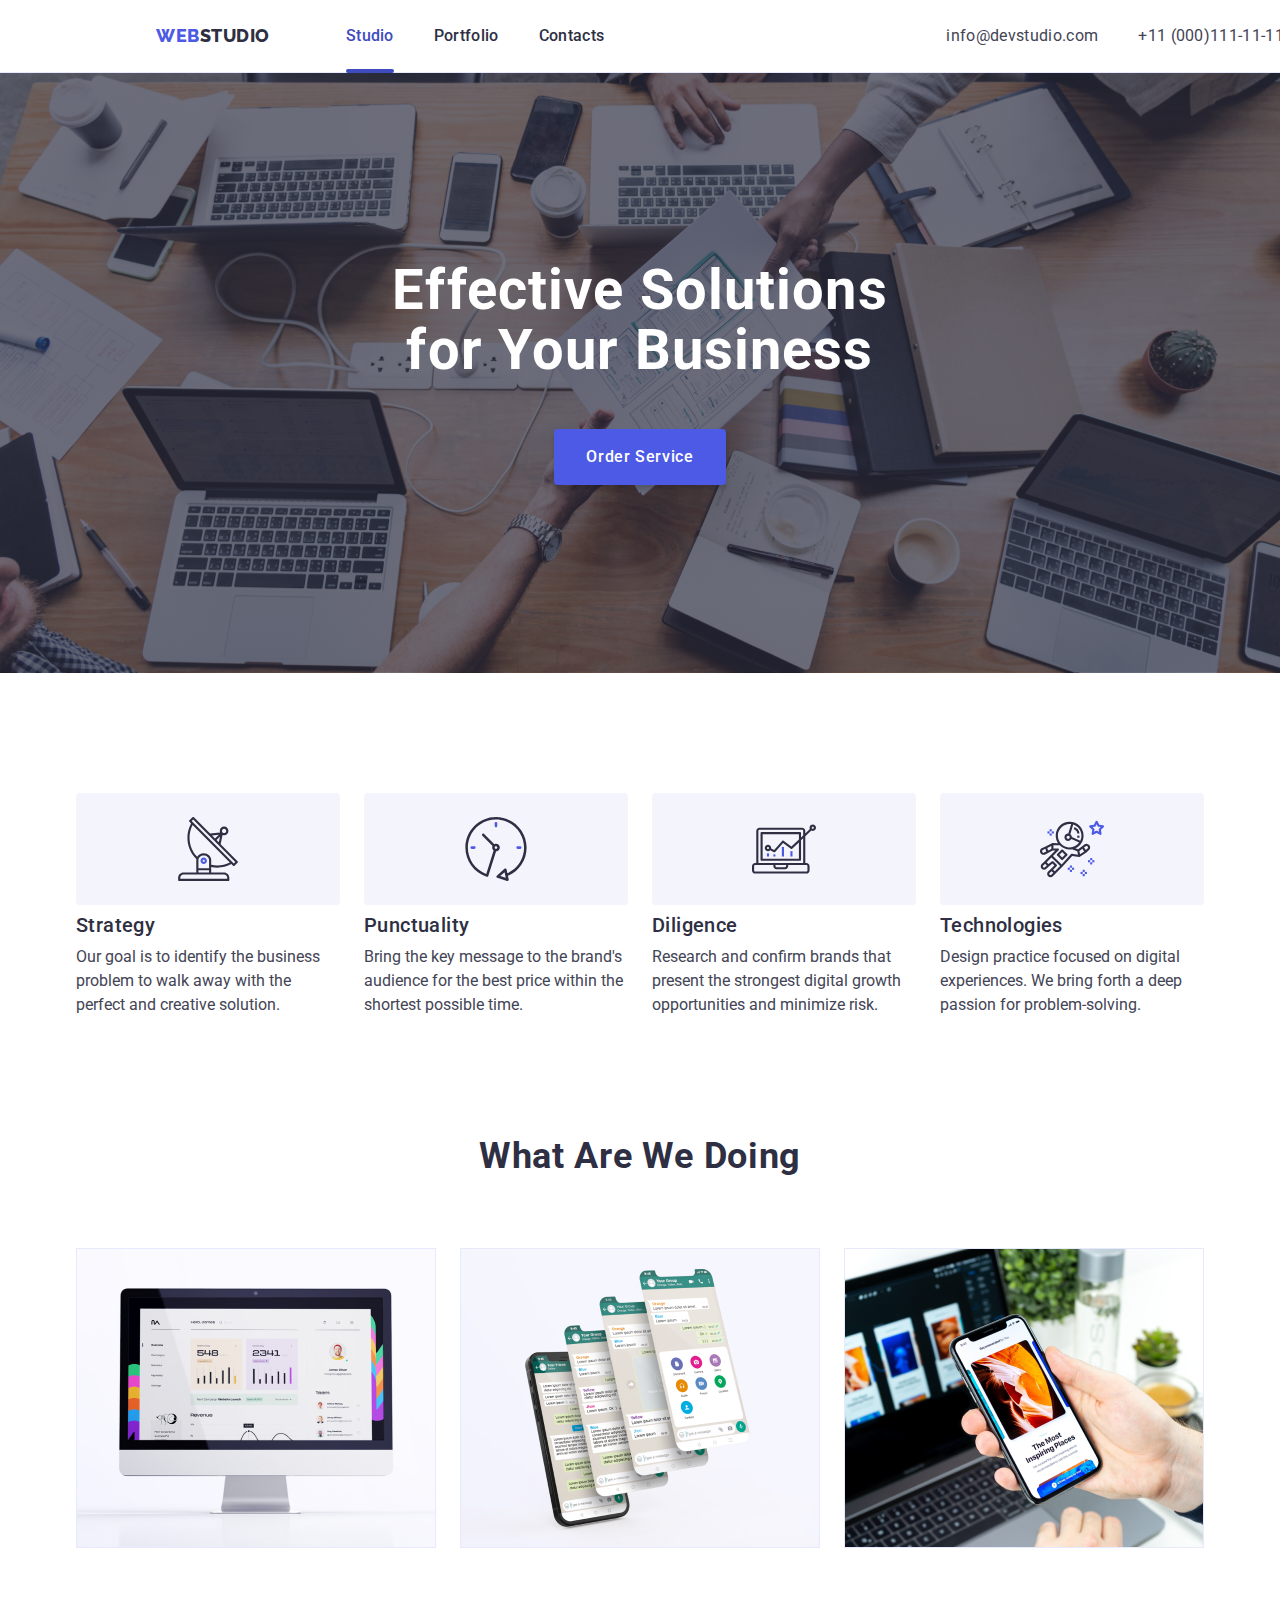
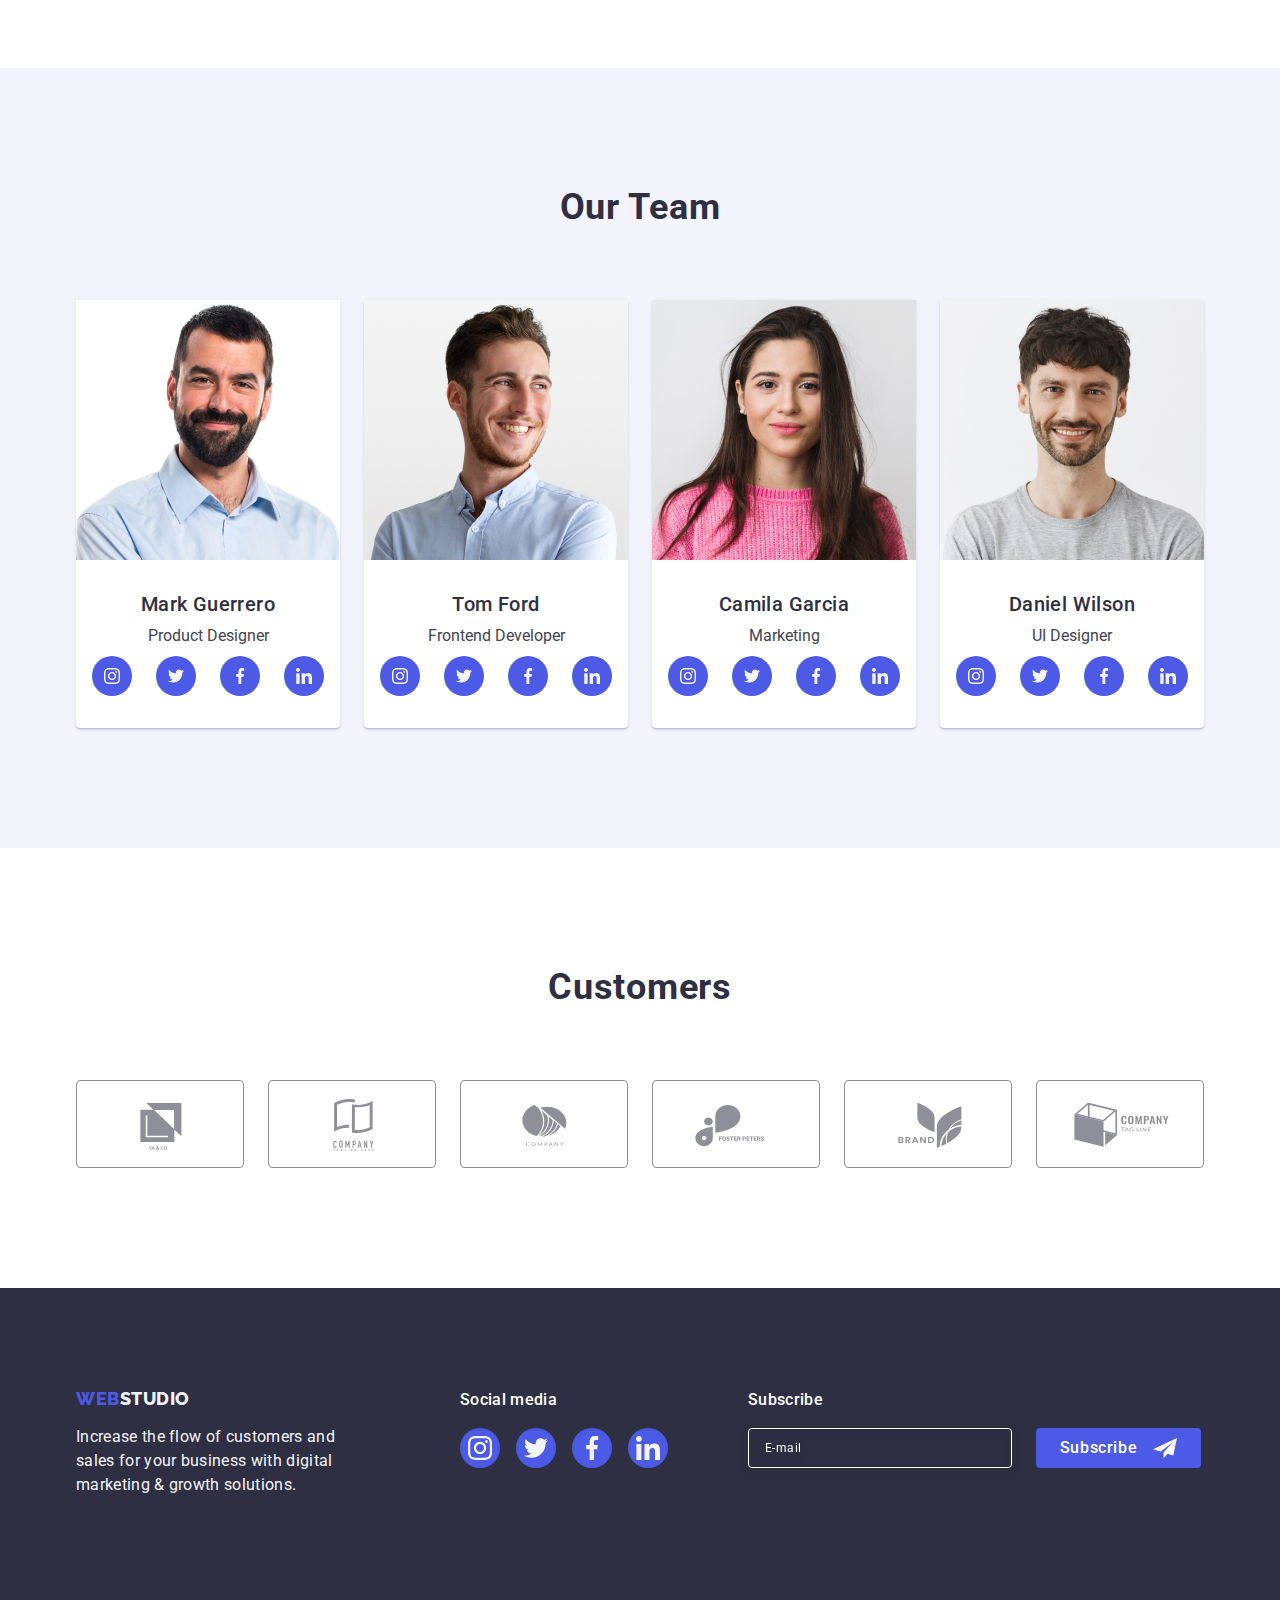
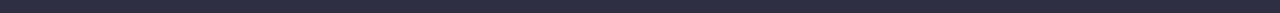
<file: index.html>
<!DOCTYPE html>
<html lang="en">

<head>
    <meta charset="UTF-8">
    <meta http-equiv="X-UA-Compatible" content="IE=edge">
    <meta name="viewport" content="width=device-width, initial-scale=1.0">
    <!-- Raleway800  -->
    <!-- Roboto–400,500,700,900. -->
    <link rel="preconnect" href="https://fonts.googleapis.com">
    <link rel="preconnect" href="https://fonts.gstatic.com" crossorigin>
    <link
        href="https://fonts.googleapis.com/css2?family=Raleway:ital,wght@0,700;0,800;1,400&family=Roboto:wght@400;500;700;900&display=swap"
        rel="stylesheet">
    <link rel="stylesheet" href="https://cdn.jsdelivr.net/npm/modern-normalize@1.1.0/modern-normalize.min.css">
    <link rel="stylesheet" href="./css/styles.css">
    <title>Main Page</title>
</head>

<body>
    <header class="header flex">
        <div class="container flex">
            <nav class="nav flex">
                <a class="logo link" href="./index.html">Web<span class="logo-continuation">Studio</span></a>
                <ul class="nav-items list flex">
                    <li class="nav-item"><a class="nav-link link flex current" href="./index.html">Studio</a></li>
                    <li class="nav-item"><a class="nav-link link flex" href="./portfolio.html">Portfolio</a></li>
                    <li class="nav-item"><a class="nav-link link flex" href="">Contacts</a></li>
                </ul>
            </nav>
            <address class="address list flex mail-box">

                <ul class="addreess-itms flex list mail">
                    <li class="address-item class-mail "><a class="address-link link"
                            href="mailto:info@devstudio.com">info@devstudio.com</a>
                    </li>
                    <li class="address-item"><a class="address-link link" href="tel:+110001111111">+11
                            (000)111-11-11</a>
                    </li>
                </ul>
            </address>
        </div>
    </header>
    <main class="main">
        <section class="hero flex">
            <div class="hero-box container flex">
                <h1 class="hero-header">Effective Solutions
                    for Your Business</h1>
                <button data-modal-open class="order-service " type="button">Order Service</button>
            </div>
        </section>
        <section class="section ">
            <div class="container ">
                <h2 class="hiden-header visually-hidden">Strategy, Punctuality, Diligence, Technologies.</h2>
                <ul class="feature list flex">
                    <li class="feature-item list">
                        <div class="fearure-icon-box flex">
                            <svg class="feature-icon" width="64" height="64">
                                <use href="./images/icons.svg#icon-strategy"></use>
                            </svg>
                        </div>
                        <h3 class="feature-header">Strategy</h3>
                        <p class="feature-paragraf">Our goal is to identify the business problem to walk away with the
                            perfect and creative solution.</p>
                    </li>
                    <li class="feature-item list">
                        <div class="fearure-icon-box flex">
                            <svg class="feature-icon" width="64" height="64">
                                <use href="./images/icons.svg#icon-punctuality"></use>
                            </svg>
                        </div>
                        <h3 class="feature-header">Punctuality</h3>
                        <p class="feature-paragraf">Bring the key message to the brand's audience for the best price
                            within
                            the shortest possible
                            time.</p>
                    </li>
                    <li class="feature-item list">
                        <div class="fearure-icon-box flex">
                            <svg class="feature-icon" width="64" height="64">
                                <use href="./images/icons.svg#icon-diligence"></use>
                            </svg>
                        </div>
                        <h3 class="feature-header">Diligence</h3>
                        <p class="feature-paragraf">Research and confirm brands that present the strongest digital
                            growth
                            opportunities and
                            minimize
                            risk.</p>
                    </li>
                    <li class="feature-item list">
                        <div class="fearure-icon-box flex">
                            <svg class="feature-icon" width="64" height="64">
                                <use href="./images/icons.svg#icon-technologies"></use>
                            </svg>
                        </div>
                        <h3 class="feature-header">Technologies</h3>
                        <p class="feature-paragraf">Design practice focused on digital experiences. We bring forth a
                            deep
                            passion for
                            problem-solving.</p>
                    </li>
                </ul>
            </div>
        </section>
        <section class="works section">
            <div class="container">
                <h2 class="items-header"> What are we doing</h2>
                <ul class="works-item list flex">
                    <li class="we-doing"><img src="./images/computer.jpg" alt="computer" width="360"></li>
                    <li class="we-doing"><img src="./images/smartphones.jpg" alt="smartphones" width="360"></li>
                    <li class="we-doing"><img src="./images/smartphone-in-hand.jpg" alt="smartphone in hend"
                            width="360">
                    </li>
                </ul>
            </div>
        </section>
        <section class="section crew ">
            <div class="crew-box container flex">
                <h2 class="items-header">Our Team</h2>
                <ul class="crew list flex">
                    <li class="crew-item list"><img src="./images/mark.jpg" alt="Marks avatar" width="264">
                        <div class="crew-box-name">
                            <h3 class="crew-name">Mark Guerrero</h3>
                            <p class="crew-spec">Product Designer</p>
                            <ul class="crew-list-icon list flex">
                                <li class="crew-icons">
                                    <a href="" class="icon-link link">
                                        <svg class="crew-icon" width="16" height="16">
                                            <use href="./images/icons.svg#icon-instagram"></use>
                                        </svg>
                                    </a>
                                </li>
                                <li class="crew-icons">
                                    <a href="" class="icon-link link">
                                        <svg class="crew-icon" width="16" height="16">
                                            <use href="./images/icons.svg#icon-twitter"></use>
                                        </svg>
                                    </a>
                                </li>
                                <li class="crew-icons">
                                    <a href="" class="icon-link link">
                                        <svg class="crew-icon" width="16" height="16">
                                            <use href="./images/icons.svg#icon-facebook"></use>
                                        </svg>
                                    </a>
                                </li>
                                <li class="crew-icons">
                                    <a href="" class="icon-link link">
                                        <svg class="crew-icon" width="16" height="16">
                                            <use href="./images/icons.svg#icon-linkedin"></use>
                                        </svg>
                                    </a>
                                </li>
                            </ul>
                        </div>
                    </li>
                    <li class="crew-item list"><img src="./images/tom.jpg" alt="Toms avatar" width="264">
                        <div class="crew-box-name">
                            <h3 class="crew-name">Tom Ford</h3>
                            <p class="crew-spec">Frontend Developer</p>
                            <ul class="crew-list-icon list flex">
                                <li class="crew-icons">
                                    <a href="" class="icon-link link">
                                        <svg class="crew-icon" width="16" height="16">
                                            <use href="./images/icons.svg#icon-instagram"></use>
                                        </svg>
                                    </a>
                                </li>
                                <li class="crew-icons">
                                    <a href="" class="icon-link link">
                                        <svg class="crew-icon" width="16" height="16">
                                            <use href="./images/icons.svg#icon-twitter"></use>
                                        </svg>
                                    </a>
                                </li>
                                <li class="crew-icons">
                                    <a href="" class="icon-link link">
                                        <svg class="crew-icon" width="16" height="16">
                                            <use href="./images/icons.svg#icon-facebook"></use>
                                        </svg>
                                    </a>
                                </li>
                                <li class="crew-icons">
                                    <a href="" class="icon-link link">
                                        <svg class="crew-icon" width="16" height="16">
                                            <use href="./images/icons.svg#icon-linkedin"></use>
                                        </svg>
                                    </a>
                                </li>
                            </ul>
                        </div>
                    </li>
                    <li class="crew-item list"><img src="./images/camila.jpg" alt="Camilas avatar" width="264">
                        <div class="crew-box-name">
                            <h3 class="crew-name">Camila Garcia</h3>
                            <p class="crew-spec">Marketing</p>
                            <ul class="crew-list-icon list flex">
                                <li class="crew-icons">
                                    <a href="" class="icon-link link">
                                        <svg class="crew-icon" width="16" height="16">
                                            <use href="./images/icons.svg#icon-instagram"></use>
                                        </svg>
                                    </a>
                                </li>
                                <li class="crew-icons">
                                    <a href="" class="icon-link link">
                                        <svg class="crew-icon" width="16" height="16">
                                            <use href="./images/icons.svg#icon-twitter"></use>
                                        </svg>
                                    </a>
                                </li>
                                <li class="crew-icons">
                                    <a href="" class="icon-link link">
                                        <svg class="crew-icon" width="16" height="16">
                                            <use href="./images/icons.svg#icon-facebook"></use>
                                        </svg>
                                    </a>
                                </li>
                                <li class="crew-icons">
                                    <a href="" class="icon-link link">
                                        <svg class="crew-icon" width="16" height="16">
                                            <use href="./images/icons.svg#icon-linkedin"></use>
                                        </svg>
                                    </a>
                                </li>
                            </ul>
                        </div>
                    </li>
                    <li class="crew-item list"><img src="./images/daniel.jpg" alt="Daniels avatar" width="264">
                        <div class="crew-box-name">
                            <h3 class="crew-name">Daniel Wilson</h3>
                            <p class="crew-spec">UI Designer</p>
                            <ul class="crew-list-icon list flex">
                                <li class="crew-icons">
                                    <a href="" class="icon-link link">
                                        <svg class="crew-icon" width="16" height="16">
                                            <use href="./images/icons.svg#icon-instagram"></use>
                                        </svg>
                                    </a>
                                </li>
                                <li class="crew-icons">
                                    <a href="" class="icon-link link">
                                        <svg class="crew-icon" width="16" height="16">
                                            <use href="./images/icons.svg#icon-twitter"></use>
                                        </svg>
                                    </a>
                                </li>
                                <li class="crew-icons">
                                    <a href="" class="icon-link link">
                                        <svg class="crew-icon" width="16" height="16">
                                            <use href="./images/icons.svg#icon-facebook"></use>
                                        </svg>
                                    </a>
                                </li>
                                <li class="crew-icons">
                                    <a href="" class="icon-link link">
                                        <svg class="crew-icon" width="16" height="16">
                                            <use href="./images/icons.svg#icon-linkedin"></use>
                                        </svg>
                                    </a>
                                </li>
                            </ul>
                        </div>
                    </li>
                </ul>
            </div>
        </section>
        <section class="section">
            <div class="customers container">
                <h2 class="items-header">Customers</h2>
                <ul class="customers-items list flex">
                    <li class="customers-item"><a href="" class="link-customers link">
                            <svg class="costumer-svg" width="104" height="56">
                                <use href="./images/icons.svg#icon-logo1"></use>
                            </svg>
                        </a></li>
                    <li class="customers-item"><a href="" class="link-customers link"><svg class="costumer-svg"
                                width="104" height="56">
                                <use href="./images/icons.svg#icon-logo2"></use>
                            </svg></a></li>
                    <li class="customers-item"><a href="" class="link-customers link"><svg class="costumer-svg"
                                width="104" height="56">
                                <use href="./images/icons.svg#icon-logo3"></use>
                            </svg></a></li>
                    <li class="customers-item"><a href="" class="link-customers link"><svg class="costumer-svg"
                                width="104" height="56">
                                <use href="./images/icons.svg#icon-logo4"></use>
                            </svg></a></li>
                    <li class="customers-item"><a href="" class="link-customers link"><svg class="costumer-svg"
                                width="104" height="56">
                                <use href="./images/icons.svg#icon-logo5"></use>
                            </svg></a></li>
                    <li class="customers-item"><a href="" class="link-customers link"><svg class="costumer-svg"
                                width="104" height="56">
                                <use href="./images/icons.svg#icon-logo6"></use>
                            </svg></a></li>
                </ul>
            </div>
        </section>

    </main>
    <footer class="footer flex">
        <div class="footer-box container">
            <div class="footer-logo-box"><a class="footer-link logo link" href="./index.html">Web<span
                        class="logo-continuation white">Studio</span></a>
                <p class="footer-text">Increase the flow of customers and sales for your business with digital
                    marketing &
                    growth
                    solutions.</p>
            </div>
            <div class="footer-icon-box">
                <p class="footer-text social">Social media</p>
                <ul class="footer-list-icon list flex">
                    <li class="footer-icons">
                        <a href="" class="footer-icon-link link">
                            <svg class="footer-icon" width="24" height="24">
                                <use href="./images/icons.svg#icon-instagram"></use>
                            </svg>
                        </a>
                    </li>
                    <li class="footer-icons">
                        <a href="" class="footer-icon-link link">
                            <svg class="footer-icon" width="24" height="24">
                                <use href="./images/icons.svg#icon-twitter"></use>
                            </svg>
                        </a>
                    </li>
                    <li class="footer-icons">
                        <a href="" class="footer-icon-link link">
                            <svg class="footer-icon" width="24" height="24">
                                <use href="./images/icons.svg#icon-facebook"></use>
                            </svg>
                        </a>
                    </li>
                    <li class="footer-icons">
                        <a href="" class="footer-icon-link link">
                            <svg class="footer-icon" width="24" height="24">
                                <use href="./images/icons.svg#icon-linkedin"></use>
                            </svg>
                        </a>
                    </li>
                </ul>
            </div>
            <div class="footer-form-box">
                <p class="subscribe-text">Subscribe</p>
                <form class="footer-form">
                    <label for="user-email-subscribe" class="footer-form-label">
                        <input id="user-email-subscribe" type="email" class="footer-form-input"
                            name="user-email-subscribe" placeholder="E-mail">
                    </label>
                    <button class="footer-btn-sub flex" type="submit">Subscribe
                        <svg class="footer-form-svg" width="24" height="24">
                            <use class="footer-form-img" href="./images/icons.svg#icon-subscribe"></use>
                        </svg>
                    </button>
                </form>
            </div>
        </div>
    </footer>
    <div class="backdrop is-hidden" data-modal>
        <div class="modal-window">
            <button class="btn-close flex" type="button" data-modal-close>
                <svg class="icon-btn-close" width="8" height="8">
                    <use href="./images/icons.svg#icon-btn-close"></use>
                </svg>
            </button>
            <p class="modal-title">Leave your contacts and we will call you back</p>
            <form class="modal-form">
                <!-- 111111111 -->
                <div class="modal-input-box">
                    <label for="user-name" class="modal-form-field">Name</label>
                    <div class="input-img-box">
                        <input class="modal-form-input" id="user-name" type="text" name="user-name"
                            pattern="[a-zA-Zа-яА-ЯіІїЇ]+" minlength="2" required>
                        <svg class="input-svg" width="18" height="24">
                            <use href="./images/icons.svg#icon-person"></use>
                        </svg>
                    </div>
                </div>
                <!-- 2222222222 -->
                <div class="modal-input-box">
                    <label for="user-phone" class="modal-form-field">Phone</label>
                    <div class="input-img-box">
                        <input class="modal-form-input" id="user-phone" type="tel" name="user-tel"
                            pattern="[0-9]{3}[0-9]{3}[0-9]{2}[0-9]{2}" title="xxx-xxx-xx-xx" required>
                        <svg class="input-svg" width="18" height="24">
                            <use href="./images/icons.svg#icon-phone"></use>
                        </svg>
                    </div>
                </div>
                <!-- 33333333333 -->
                <div class="modal-input-box">
                    <label for="user-email" class="modal-form-field">Email</label>
                    <div class="input-img-box">
                        <input class="modal-form-input" id="user-email" type="email" name="user-email" required>
                        <svg class="input-svg" width="18" height="24">
                            <use href="./images/icons.svg#icon-email"></use>
                        </svg>
                    </div>
                </div>
                <!-- 444444444444 -->
                <div class="modal-teextarea-box">
                    <label for="user-comment" class="modal-form-field">Comment</label>
                    <textarea class="modal-textarea" id="user-comment" name="user-comment"
                        placeholder="Text input"></textarea>
                </div>
                <div class="checkbox-box">
                    <input class="modal-checkbox visually-hidden" id="user-privacy" type="checkbox" name="user-privacy"
                        value="true">
                    <label class="modal-polycy-text" for="user-privacy">
                        <span class="fake-checkbox">
                            <svg class="checkbox-img" width="10" height="8">
                                <use href="./images/icons.svg#icon-checkbox"></use>
                            </svg>
                        </span>I accept the terms and conditions of the
                        &nbsp;<a class="checkbox-link" href="">Privacy Policy</a></label>
                </div>
                <button class="modal-btn-send" type="submit">Send</button>
            </form>
        </div>
    </div>
    <script src="./js/modal.js"></script>
</body>

</html>
</file>
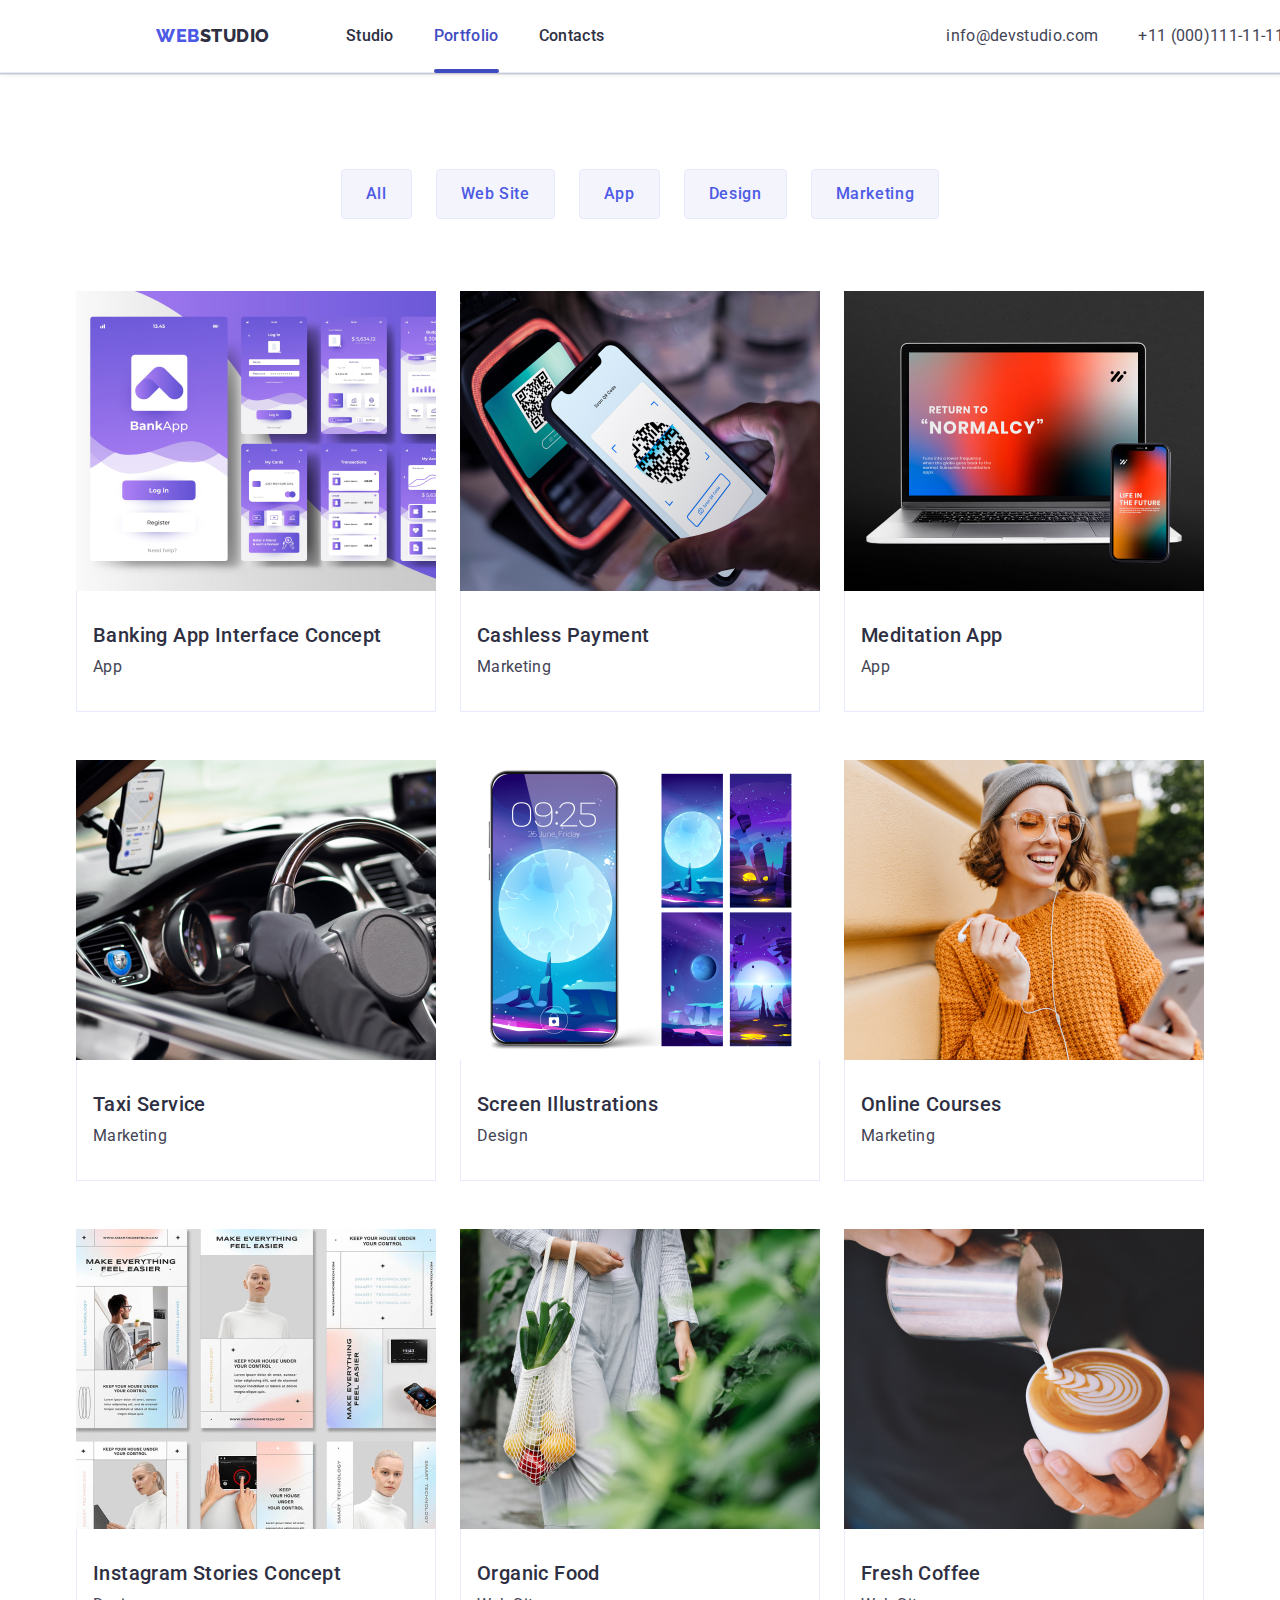
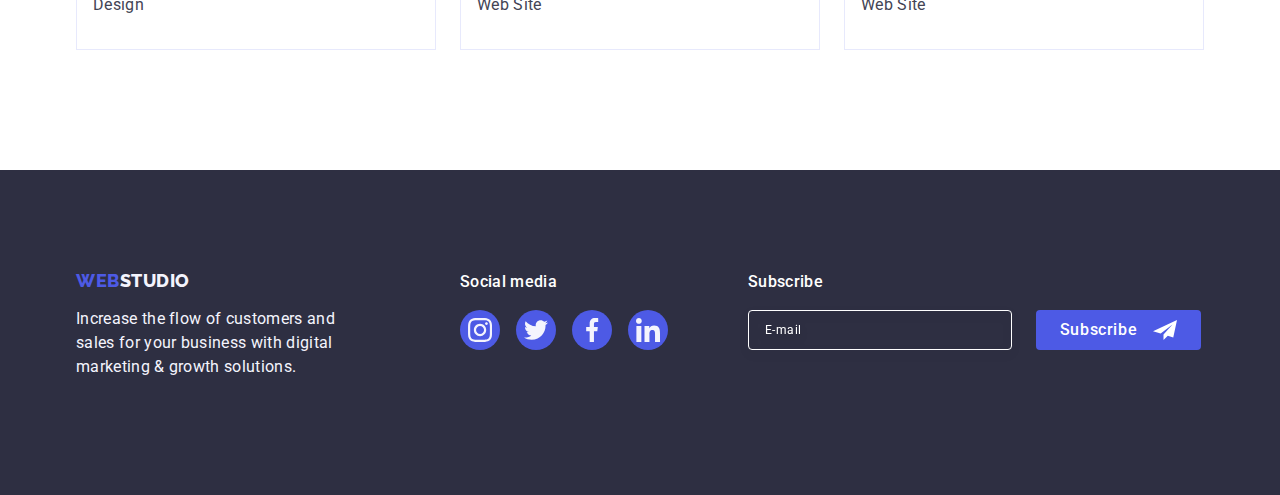
<file: portfolio.html>
<!DOCTYPE html>
<html lang="en">

<head>
    <meta charset="UTF-8">
    <meta http-equiv="X-UA-Compatible" content="IE=edge">
    <meta name="viewport" content="width=device-width, initial-scale=1.0">
    <!-- Raleway  -->
    <!-- Roboto400,500,700,900. -->
    <link rel="preconnect" href="https://fonts.googleapis.com">
    <link rel="preconnect" href="https://fonts.gstatic.com" crossorigin>
    <link
        href="https://fonts.googleapis.com/css2?family=Raleway:ital,wght@0,700;0,800;1,400&family=Roboto:wght@400;500;700;900&display=swap"
        rel="stylesheet">
    <link rel="stylesheet" href="https://cdn.jsdelivr.net/npm/modern-normalize@1.1.0/modern-normalize.min.css">
    <link rel="stylesheet" href="./css/styles.css">
    <title>portfolio</title>
</head>

<body>
    <header class="header flex">
        <div class="container flex">
            <nav class="nav flex">
                <a class="logo link" href="./index.html">Web<span class="logo-continuation">Studio</span></a>
                <ul class="nav-items list flex">
                    <li class="nav-item"><a class="nav-link link flex" href="./index.html">Studio</a></li>
                    <li class="nav-item"><a class="nav-link link flex current" href="./portfolio.html">Portfolio</a>
                    </li>
                    <li class="nav-item"><a class="nav-link link flex" href="">Contacts</a></li>
                </ul>
            </nav>
            <address class="address list flex mail-box">

                <ul class="addreess-itms flex list mail">
                    <li class="address-item class-mail "><a class="address-link link mail"
                            href="mailto:info@devstudio.com">info@devstudio.com</a>
                    </li>
                    <li class="address-item"><a class="address-link link" href="tel:+110001111111">+11
                            (000)111-11-11</a>
                    </li>
                </ul>
            </address>
        </div>
    </header>
    <main>
        <section class="section-portfolio flex">
            <div class="container filter flex">
                <h1 class="visually-hidden">Web Site, App, Design, Marketing</h1>
                <ul class="filter-battons list flex">
                    <li class="filter-btn"><button class="batton-clasik" type="button">All</button></li>
                    <li class="filter-btn"><button class="batton-clasik" type="button">Web Site</button>
                    </li>
                    <li class="filter-btn"><button class="batton-clasik" type="button">App</button></li>
                    <li class="filter-btn"><button class="batton-clasik" type="button">Design</button></li>
                    <li class="filter-btn"><button class="batton-clasik" type="button">Marketing</button>
                    </li>
                </ul>
                <ul class="filter-items list flex">
                    <li class="filter-item">
                        <a class="filter-link link" href="">
                            <div class="filter-overlay flex"><img src="./images/banking-app.jpg"
                                    alt="Banking App Interface Concept" width="360" height="300">
                                <p class="paragraf-overlay">14 Stylish and User-Friendly App Design Concepts · Task
                                    Manager App · Calorie Tracker
                                    App · Exotic Fruit
                                    Ecommerce App ·
                                    Cloud Storage App</p>
                            </div>
                            <div class="filter-item-box">
                                <h2 class="servises-name">Banking App Interface Concept</h2>
                                <p class="servises-paragraf">App</p>
                            </div>
                        </a>

                    </li>
                    <li class="filter-item"><a class="filter-link link" href="">
                            <div class="filter-overlay flex"><img src="./images/payment.jpg" alt="Cashless Payment"
                                    width="360" height="300">
                                <p class="paragraf-overlay">14 Stylish and User-Friendly App Design Concepts · Task
                                    Manager App · Calorie Tracker
                                    App · Exotic Fruit
                                    Ecommerce App ·
                                    Cloud Storage App</p>
                            </div>
                            <div class="filter-item-box">
                                <h2 class="servises-name">Cashless Payment</h2>
                                <p class="servises-paragraf">Marketing</p>
                            </div>
                        </a>

                    </li>
                    <li class="filter-item"><a class="filter-link link" href="">
                            <div class="filter-overlay flex"><img src="./images/meditation-app.jpg" alt="Meditation App"
                                    width="360" height="300">
                                <p class="paragraf-overlay">14 Stylish and User-Friendly App Design Concepts · Task
                                    Manager App · Calorie Tracker
                                    App · Exotic Fruit
                                    Ecommerce App ·
                                    Cloud Storage App</p>
                            </div>

                            <div class="filter-item-box">
                                <h2 class="servises-name">Meditation App</h2>
                                <p class="servises-paragraf">App</p>
                            </div>
                        </a>

                    </li>
                    <li class="filter-item"><a class="filter-link link" href="">
                            <div class="filter-overlay flex"><img src="./images/taxi-service.jpg" alt="Taxi Service"
                                    width="360" height="300">
                                <p class="paragraf-overlay">14 Stylish and User-Friendly App Design Concepts · Task
                                    Manager App · Calorie Tracker
                                    App · Exotic Fruit
                                    Ecommerce App ·
                                    Cloud Storage App</p>
                            </div>
                            <div class="filter-item-box">
                                <h2 class="servises-name">Taxi Service</h2>
                                <p class="servises-paragraf">Marketing</p>
                            </div>
                        </a>

                    </li>
                    <li class="filter-item"> <a class="filter-link link" href="">
                            <div class="filter-overlay flex"><img src="./images/screen-illustrations.jpg"
                                    alt="Screen Illustrations" width="360" height="300">
                                <p class="paragraf-overlay">14 Stylish and User-Friendly App Design Concepts · Task
                                    Manager App · Calorie Tracker
                                    App · Exotic Fruit
                                    Ecommerce App ·
                                    Cloud Storage App</p>
                            </div>
                            <div class="filter-item-box">
                                <h2 class="servises-name">Screen Illustrations</h2>
                                <p class="servises-paragraf">Design</p>
                            </div>
                        </a>

                    </li>
                    <li class="filter-item"> <a class="filter-link link" href="">
                            <div class="filter-overlay flex"><img src="./images/online-courses.jpg" alt="Online Courses"
                                    width="360" height="300">
                                <p class="paragraf-overlay">14 Stylish and User-Friendly App Design Concepts · Task
                                    Manager App · Calorie Tracker
                                    App · Exotic Fruit
                                    Ecommerce App ·
                                    Cloud Storage App</p>
                            </div>
                            <div class="filter-item-box">
                                <h2 class="servises-name">Online Courses</h2>
                                <p class="servises-paragraf">Marketing</p>
                            </div>
                        </a>

                    </li>
                    <li class="filter-item"> <a class="filter-link link" href="">
                            <div class="filter-overlay flex"><img src="./images/instagram-stories.jpg"
                                    alt="Instagram Stories Concept" width="360" height="300">
                                <p class="paragraf-overlay">14 Stylish and User-Friendly App Design Concepts · Task
                                    Manager App · Calorie Tracker
                                    App · Exotic Fruit
                                    Ecommerce App ·
                                    Cloud Storage App</p>
                            </div>
                            <div class="filter-item-box">
                                <h2 class="servises-name">Instagram Stories Concept</h2>
                                <p class="servises-paragraf">Design</p>
                            </div>
                        </a>

                    </li>
                    <li class="filter-item"> <a class="filter-link link" href="">
                            <div class="filter-overlay flex"><img src="./images/organic-food.jpg" alt="Organic Food"
                                    width="360" height="300">
                                <p class="paragraf-overlay">14 Stylish and User-Friendly App Design Concepts · Task
                                    Manager App · Calorie Tracker
                                    App · Exotic Fruit
                                    Ecommerce App ·
                                    Cloud Storage App</p>
                            </div>
                            <div class="filter-item-box">
                                <h2 class="servises-name">Organic Food</h2>
                                <p class="servises-paragraf">Web Site</p>
                            </div>
                        </a>

                    </li>
                    <li class="filter-item"> <a class="filter-link link" href="">
                            <div class="filter-overlay flex"><img src="./images/fresh-coffee.jpg" alt="Fresh Coffee"
                                    width="360" height="300">
                                <p class="paragraf-overlay">14 Stylish and User-Friendly App Design Concepts · Task
                                    Manager App · Calorie Tracker
                                    App · Exotic Fruit
                                    Ecommerce App ·
                                    Cloud Storage App</p>
                            </div>
                            <div class="filter-item-box">
                                <h2 class="servises-name">Fresh Coffee</h2>
                                <p class="servises-paragraf">Web Site</p>
                            </div>
                        </a>
                    </li>
                </ul>
            </div>
        </section>
    </main>
    <footer class="footer flex">
        <div class="footer-box container">
            <div class="footer-logo-box"><a class="footer-link logo link" href="./index.html">Web<span
                        class="logo-continuation white">Studio</span></a>
                <p class="footer-text">Increase the flow of customers and sales for your business with digital
                    marketing &
                    growth
                    solutions.</p>
            </div>
            <div class="footer-icon-box">
                <p class="footer-text social">Social media</p>
                <ul class="footer-list-icon list flex">
                    <li class="footer-icons">
                        <a href="" class="footer-icon-link link">
                            <svg class="footer-icon" width="24" height="24">
                                <use href="./images/icons.svg#icon-instagram"></use>
                            </svg>
                        </a>
                    </li>
                    <li class="footer-icons">
                        <a href="" class="footer-icon-link link">
                            <svg class="footer-icon" width="24" height="24">
                                <use href="./images/icons.svg#icon-twitter"></use>
                            </svg>
                        </a>
                    </li>
                    <li class="footer-icons">
                        <a href="" class="footer-icon-link link">
                            <svg class="footer-icon" width="24" height="24">
                                <use href="./images/icons.svg#icon-facebook"></use>
                            </svg>
                        </a>
                    </li>
                    <li class="footer-icons">
                        <a href="" class="footer-icon-link link">
                            <svg class="footer-icon" width="24" height="24">
                                <use href="./images/icons.svg#icon-linkedin"></use>
                            </svg>
                        </a>
                    </li>
                </ul>
            </div>
            <div class="footer-form-box">
                <p class="subscribe-text">Subscribe</p>
                <form class="footer-form">
                    <label for="user-email-subscribe" class="footer-form-label">
                        <input id="user-email-subscribe" type="email" class="footer-form-input"
                            name="user-email-subscribe" placeholder="E-mail">
                    </label>
                    <button class="footer-btn-sub flex" type="submit">Subscribe
                        <svg class="footer-form-svg" width="24" height="24">
                            <use class="footer-form-img" href="./images/icons.svg#icon-subscribe"></use>
                        </svg>
                    </button>
                </form>
            </div>
        </div>
    </footer>
</body>

</html>
</file>
<file: css/styles.css>
/* ✅✅✅ 🛑🛑🛑🛑🛑🛑☝🏾DEFAULT☝🏾🛑🛑🛑🛑🛑🛑 */
h1,
h2,
h3,
p {
    margin-top: 0;
    margin-bottom: 0;
}

ul,
li {

    margin-top: 0;
    margin-bottom: 0;
    padding-left: 0;
}

img {
    display: block;
}


:root {
    --black: #000000;
    --modal-background: #FCFCFC;
    --background: #e5e5e5;
    --background-white: #FFFFFF;
    --background-seecon: #2E2F42;
    --background-primary: #F4F4FD;
    --iris: #4D5AE5;
    --slate: #434455;
    --CORNFLOWER: #E7E9FC;
    --hover: #404BBF;
    --LIGHTSLATE: #8E8F99;
    --green: #31D0AA;
    --hover-style: 250ms cubic-bezier(0.4, 0, 0.2, 1);
}

.list {
    list-style-type: none;
}

.link {
    text-decoration: none;
}

.flex {
    display: flex;
    align-items: center;


}

body {
    font-family: 'Roboto', sans-serif;
    font-weight: 400;
    font-size: 16px;
    line-height: 1.5;
    color: var(--slate);
    background-color: var(--background-white);
}

.visually-hidden {
    position: absolute;
    width: 1px;
    height: 1px;
    margin: -1px;
    border: 0;
    padding: 0;
    white-space: nowrap;
    clip-path: inset(100%);
    clip: rect(0 0 0 0);
    overflow: hidden;
}

/* ❌❌❌ 🛑🛑🛑☝🏾DEFAULT☝🏾🛑🛑🛑 */


/* ✅✅✅ ⭕️⭕️⭕️⭕️ NAVIGATION ⭕️⭕️⭕️⭕️ */

.section {
    padding-bottom: 120px;
    padding-top: 120px;
}

.container {
    width: 1158px;
    margin-left: auto;
    margin-right: auto;
    padding-left: 15px;
    padding-right: 15px;
}

.header {
    /* padding-top: 24px;
    padding-bottom: 24px; */
    width: 1440px;
    margin-left: auto;
    margin-right: auto;
    border-bottom: 1px solid #E7E9FC;
    box-shadow: 0px 2px 1px rgba(46, 47, 66, 0.08), 0px 1px 1px rgba(46, 47, 66, 0.16), 0px 1px 6px rgba(46, 47, 66, 0.08);


}

.logo {
    font-family: 'Raleway', sans-serif;
    font-weight: 800;
    font-size: 18px;
    line-height: 1.17;
    letter-spacing: 0.03em;
    text-transform: uppercase;
    color: var(--iris);
    margin-right: 76px;
}

.logo-continuation {
    font-family: 'Raleway', sans-serif;
    font-style: normal;
    font-weight: 800;
    font-size: 18px;
    line-height: 1.17;
    letter-spacing: 0.03em;
    text-transform: uppercase;
    color: var(--background-seecon);
}

.nav-item:not(:last-child) {
    margin-right: 40px;
}

.nav-link {

    position: relative;
    font-family: 'Roboto', sans-serif;
    font-weight: 500;
    font-size: 16px;
    line-height: 1.5;
    letter-spacing: 0.02em;
    color: var(--background-seecon);
    padding-top: 24px;
    padding-bottom: 24px;
    transition: color 250ms cubic-bezier(0.4, 0, 0.2, 1);
    ;
}

.nav-link.current {
    color: var(--hover);
}

.nav-link.current:after {
    content: "";
    position: absolute;
    bottom: -1px;
    left: 0;
    width: 100%;
    height: 4px;
    border-radius: 2px;
    background-color: var(--hover);
}


.nav-link:hover,
.nav-link:focus {
    color: var(--hover);
}

.address-item:not(:last-child) {
    margin-right: 40px;
}

.mail-box {
    margin-left: auto;
}

.address-link {
    font-family: 'Roboto', sans-serif;
    font-style: normal;
    font-weight: 400;
    font-size: 16px;
    line-height: 1.5;
    letter-spacing: 0.02em;
    color: var(--slate);
    transition: color 250ms cubic-bezier(0.4, 0, 0.2, 1);
}

.address-link:hover,
.address-link:focus {
    color: var(--hover);
}

/* ❌❌❌ ⭕️⭕️ NAVIGATION ⭕️⭕️ */


/* ✅✅✅ 🦸‍♂️🦸‍♂️🦸‍♂️🦸‍♂️🦸‍♂️🦸‍♂️ HERO 🦸‍♂️🦸‍♂️🦸‍♂️🦸‍♂️🦸‍♂️🦸‍♂️ */


.hero {
    flex-direction: column;
    padding: 188px 0 188px;
    background-size: 1440px 600px, 1440px 600px;
    background-image: linear-gradient(rgba(46, 47, 66, 0.7), rgba(46, 47, 66, 0.7)), url(../images/background/heroback.jpg);
    background-repeat: no-repeat, no-repeat;
    background-position: center, center;
    background-size: cover;
    max-width: 1440px;
    margin: 0 auto;
}

.hero-box {
    flex-direction: column;
}

.hero-header {
    font-family: 'Roboto', sans-serif;
    font-size: 56px;
    line-height: 1.07;
    text-align: center;
    max-width: 496px;
    letter-spacing: 0.02em;
    color: var(--background-white);
}

.order-service {
    background-color: var(--iris);
    font-family: 'Roboto', sans-serif;
    font-weight: 500;
    font-size: 16px;
    line-height: 1.5;
    min-width: 169px;
    color: var(--background-white);
    box-shadow: 0px 4px 4px rgba(0, 0, 0, 0.15);
    letter-spacing: 0.04em;
    cursor: pointer;
    margin-top: 48px;
    padding: 16px 32px;
    border: none;
    border-radius: 4px;
    transition: background-color 250ms cubic-bezier(0.4, 0, 0.2, 1);


}

.order-service:hover,
.order-service:focus {
    background-color: var(--hover);
}

/* ❌❌❌ 🦸‍♂️🦸‍♂️🦸‍♂️ HERO 🦸‍♂️🦸‍♂️🦸‍♂️ */


/* ✅✅✅ 🪢🪢🪢🪢🪢🪢 FEATURE 🪢🪢🪢🪢🪢🪢 */

.fix-margin {
    padding-bottom: 0;
}

.feature {
    font-size: 0;
    padding-top: 0;
}

.feature-item {
    font-size: 1rem;
    flex-basis: 264px;

}

.feature-item:not(:last-child) {
    margin-right: 24px;
}

.feature-header {
    font-weight: 500;
    font-size: 20px;
    line-height: 1.2;
    letter-spacing: 0.02em;
    color: var(--background-seecon);
    margin-bottom: 8px;
}

/* ❌❌❌ 🪢🪢🪢 FEATURE 🪢🪢🪢 */


/* ✅✅✅ 💥💥💥💥💥💥💥💥💥💥💥💥💥💥 WORKS 💥💥💥💥💥💥💥💥💥💥💥💥💥💥 */

.works {
    padding-top: 0;
}

.works-item {
    justify-content: center;
}

.works-item:first-child {
    flex-basis: calc((100% - 3 * 16px) / 3)
}

.we-doing:not(:last-child) {
    margin-right: 24px;
}

.items-header {

    font-family: 'Roboto', sans-serif;
    font-size: 36px;
    line-height: 1.1;
    text-align: center;
    letter-spacing: 0.02em;
    text-transform: capitalize;
    color: var(--background-seecon);
    margin-bottom: 72px;
}

/* ❌❌❌ 💥💥💥 WORKS 💥💥💥 */


/* ✅✅✅ 🧝‍♂️🧝‍♂️🧝‍♂️🧝‍♂️🧝‍♂️🧝‍♂️ CREW 🧝‍♂️🧝‍♂️🧝‍♂️🧝‍♂️🧝‍♂️🧝‍♂️ */
.section.crew {
    background-color: var(--background-primary);
}

.crew-box {
    flex-direction: column;

}

.crew-name {
    font-family: 'Roboto', sans-serif;
    font-weight: 500;
    font-size: 20px;
    line-height: 1.2;
    letter-spacing: 0.02em;
    text-align: center;
    color: var(--background-seecon);
    margin-bottom: 8px
}

.crew-item:not(:last-child) {
    margin-right: 24px;
}

.crew-item {
    background-color: var(--background-white);
    border-radius: 0px 0px 4px 4px;
    box-shadow: 0px 1px 6px rgba(46, 47, 66, 0.08), 0px 1px 1px rgba(46, 47, 66, 0.16), 0px 2px 1px rgba(46, 47, 66, 0.08);
}

.crew-box-name {
    padding: 32px 0;
}

.crew-spec {
    text-align: center;
    margin-bottom: 8px;
}

/* ❌❌❌ 🧝‍♂️🧝‍♂️🧝‍♂️ CREW 🧝‍♂️🧝‍♂️🧝‍♂️ */


/* ✅✅✅ 🔥🔥🔥🔥🔥🔥 FOOTER 🔥🔥🔥🔥🔥🔥 */

.footer-link {
    display: inline-block;
    margin-bottom: 16px;
}

.footer {
    padding-top: 100px;
    padding-bottom: 100px;
    background-color: var(--background-seecon);
}

.white {
    color: var(--background-primary);
}

.footer-text {
    max-width: 264px;
    font-weight: 400;
    font-size: 16px;
    line-height: 1.5;
    letter-spacing: 0.02em;
    color: var(--background-primary);
    margin-bottom: 16px;
}

.footer-text.social {
    font-weight: 500;
    color: var(--background-white)
}

.footer-box {
    display: flex;
    align-items: baseline;
}

.footer-logo-box {
    margin-right: 120px;
}

.footer-icon-box {
    padding-top: 0;
    margin-right: 80px;
}

.footer-icon-link {
    display: flex;
    justify-content: center;
    align-items: center;
    width: 40px;
    height: 40px;
    border-radius: 50%;
    background-color: var(--iris);
    transition: background-color 250ms cubic-bezier(0.4, 0, 0.2, 1);

}

.footer-icon-link:hover,
.footer-icon-link:focus {
    background-color: var(--green);
}

.footer-list-icon {
    gap: 16px;
}

.footer-icon {
    fill: var(--background-primary);
}

.footer-form-box {}

.subscribe-text {
    margin-bottom: 16px;
    font-weight: 500;
    font-size: 16px;
    line-height: 1.5;
    letter-spacing: 0.02em;
    color: var(--background-white);
}

.footer-form {
    display: flex;
}

.footer-form-label {
    margin-right: 24px;
}

.footer-form-input {
    width: 264px;
    height: 40px;
    filter: drop-shadow(0px 4px 4px rgba(0, 0, 0, 0.15));
    border-radius: 4px;
    background-color: transparent;
    padding-left: 16px;
    font-size: 12px;
    line-height: 1.5;
    display: flex;
    align-items: center;
    letter-spacing: 0.04em;
    color: var(--background-white);
    border: 1px solid #ffffff
}

.footer-form-input::placeholder {
    color: var(--background-white);
}

.footer-btn-sub {
    justify-content: center;
    min-width: 165px;
    height: 40px;
    cursor: pointer;
    font-family: 'Roboto', sans-serif;
    font-style: normal;
    font-weight: 500;
    font-size: 16px;
    line-height: 1.5;
    letter-spacing: 0.04em;
    color: var(--background-white);
    background-color: var(--iris);
    border-radius: 4px;
    border: none;
}

.footer-btn-sub:is(:hover, :focus) {
    background-color: var(--hover);
}

.footer-form-svg {
    margin-left: 16px;
    fill: var(--background-white);
}

/* ❌❌❌ 🔥🔥🔥 FOOTER 🔥🔥🔥 */


/* ✅✅✅ 🥩🥩🥩🥩🥩🥩PORTFOLIO 🥩🥩🥩🥩🥩🥩 */

.batton-clasik {
    font-family: 'Roboto', sans-serif;
    font-style: normal;
    font-weight: 500;
    font-size: 16px;
    line-height: 1.5;
    display: flex;
    align-items: center;
    text-align: center;
    letter-spacing: 0.04em;
    cursor: pointer;
    color: var(--iris);
    border: 1px solid var(--CORNFLOWER);
    border-radius: 4px;
    padding: 12px 24px 12px 24px;
    background-color: var(--background-primary);
    transition: background-color 250ms cubic-bezier(0.4, 0, 0.2, 1), color 250ms cubic-bezier(0.4, 0, 0.2, 1), border-color 250ms cubic-bezier(0.4, 0, 0.2, 1), box-shadow 250ms cubic-bezier(0.4, 0, 0.2, 1);
}

.batton-clasik:hover,
.batton-clasik:focus {
    background-color: var(--hover);
    color: var(--background-white);
    border: 1px solid;
    border-color: transparent;
    box-shadow: 0px 3px 1px rgba(0, 0, 0, 0.1), 0px 2px 1px rgba(0, 0, 0, 0.08), 0px 2px 2px rgba(0, 0, 0, 0.12);
}

.filter-btn:not(:last-child) {
    margin-right: 24px;
}

.servises-name {
    font-family: 'Roboto', sans-serif;
    font-weight: 500;
    font-size: 20px;
    line-height: 1.2;
    letter-spacing: 0.02em;
    margin-bottom: 8px;
    /* NAVY BLUE */
    color: var(--background-seecon);
}

.servises-paragraf {
    font-family: 'Roboto', sans-serif;
    font-style: normal;
    font-weight: 400;
    font-size: 16px;
    line-height: 24px;
    letter-spacing: 0.02em;
    color: var(--slate);
    color: var(--slate);
}

.section-portfolio {
    padding-top: 96px;
    padding-bottom: 120px;
}

.filter {
    flex-direction: column;
}

.filter-battons {
    flex-direction: row;
    margin-bottom: 72px;
    border: none;
    justify-content: center;
}

.filter-items {
    flex-wrap: wrap;
    align-items: center;
    column-gap: 24px;
    row-gap: 48px;
}

.filter-item {
    width: 360;
}

.filter-item-box {

    padding: 32px 16px;
    border-left: 1px solid #E7E9FC;
    border-right: 1px solid #E7E9FC;
    border-bottom: 1px solid #E7E9FC;
    transition: border-left 250ms cubic-bezier(0.4, 0, 0.2, 1), border-right 250ms cubic-bezier(0.4, 0, 0.2, 1), border-bottom 250ms cubic-bezier(0.4, 0, 0.2, 1);
}

.filter-item-box:hover,
.filter-item-box:focus {
    border-left: 1px solid var(--background-primary);
    border-right: 1px solid var(--background-primary);
    border-bottom: 1px solid var(--background-primary);
}

.filter-link {
    display: block;
    transition: box-shadow 250ms cubic-bezier(0.4, 0, 0.2, 1);
}

.filter-link:hover,
.filter-link:focus {
    box-shadow: 0px 1px 6px rgba(46, 47, 66, 0.08),
        0px 1px 1px rgba(46, 47, 66, 0.16),
        0px 2px 1px rgba(46, 47, 66, 0.08);
}

/* ❌❌❌ 🥩🥩🥩 PORTFOLIO 🥩🥩🥩 */


/** ✅✅✅ 🍔🍔🍔🍔🍔🍔 ICON 🍔🍔🍔🍔🍔🍔 **/

.fearure-icon-box {
    justify-content: center;
    align-items: center;
    width: 264px;
    height: 112px;
    background-color: var(--background-primary);
    border-radius: 4px;
    margin-bottom: 8px;
}

.crew-list-icon {
    justify-content: center;
    gap: 24px;
}

.crew-icons {
    display: flex;

}

.icon-link {
    display: flex;
    justify-content: center;
    align-items: center;
    width: 40px;
    height: 40px;
    border-radius: 50%;
    background-color: var(--iris);
    transition: background-color 250ms cubic-bezier(0.4, 0, 0.2, 1);

}

.icon-link:hover,
.icon-link:focus {
    background-color: var(--hover);
}

.crew-icon {
    fill: var(--background-primary);
}

/** ❌❌❌ 🍔🍔🍔 ICON 🍔🍔🍔 **/


/* ✅✅✅ 🎹🎹🎹🎹🎹🎹 CUSTOMERS 🎹🎹🎹🎹🎹🎹 */

.customers-items {
    justify-content: center;
    gap: 24px;
}

.link-customers {
    width: 100%;
    height: 100%;
    border: 1px solid #8E8F99;
    border-radius: 4px;
    display: flex;
    justify-content: center;
    align-items: center;
    color: var(--LIGHTSLATE);
    transition: border-color 250ms cubic-bezier(0.4, 0, 0.2, 1), color 250ms cubic-bezier(0.4, 0, 0.2, 1);
}

.link-customers:hover,
.link-customers:focus {
    border-color: var(--hover);
    color: var(--hover);
}

.customers-item {

    display: flex;
    justify-content: center;
    align-items: center;
    width: 168px;
    height: 88px;
}

.costumer-svg {
    fill: currentColor;
}

/* ❌❌❌ 🎹🎹🎹 CUSTOMERS 🎹🎹🎹 */


/* ✅✅✅ 🌎 🌍 🌏 🌎 🌍 🌏  OVERLAY  🌎 🌍 🌏 🌎 🌍 🌏 */

.filter-overlay {
    position: relative;
    overflow: hidden;

}

.paragraf-overlay {
    letter-spacing: 0.02em;
    position: absolute;
    /* top: 0;
    left: 0; */
    color: var(--background-primary);
    background-color: var(--iris);
    width: 100%;
    height: 100%;
    padding: 40px 32px;
    overflow-x: scroll;
    transform: translate(0, 100%);
    transition: transform 250ms cubic-bezier(0.4, 0, 0.2, 1);
}

.filter-link:hover .paragraf-overlay,
.filter-link:focus .paragraf-overlay {
    transform: translate(0, 0);
}

/* ❌❌❌ 🌎 🌍 🌏 OVERLAY 🌎 🌍 🌏 */


/* ✅✅✅ 🏙🏙🏙🏙🏙🏙 MODAL WINDOWS 🏙🏙🏙🏙🏙🏙 */

/* ✅✅🐣🐣🐣🐣 Index 🐣🐣🐣🐣 */
.backdrop {
    position: fixed;
    z-index: 100;
    top: 0;
    left: 0;
    width: 100%;
    height: 100%;
    background: rgba(46, 47, 66, 0.4);
    transition: opacity 250ms cubic-bezier(0.4, 0, 0.2, 1), visibility 250ms cubic-bezier(0.4, 0, 0.2, 1);

}

.backdrop.is-hidden {
    opacity: 0;
    visibility: hidden;
    pointer-events: none;
}

.modal-window {
    position: absolute;
    top: 50%;
    left: 50%;
    transform: translate(-50%, -50%);
    width: 408px;
    min-height: 584px;
    background: var(--modal-background);
    box-shadow: 0px 1px 1px rgba(0, 0, 0, 0.14), 0px 1px 3px rgba(0, 0, 0, 0.12), 0px 2px 1px rgba(0, 0, 0, 0.2);
    border-radius: 4px;
    padding: 72px 24px 24px;
}

.btn-close {
    position: absolute;
    top: 24px;
    right: 24px;
    justify-content: center;
    background-color: var(--CORNFLOWER);
    padding: 0;
    width: 24px;
    height: 24px;
    border-radius: 50%;
    border: 1px solid rgba(0, 0, 0, 0.1);
    cursor: pointer;
    transition: background-color 250ms cubic-bezier(0.4, 0, 0.2, 1), border 250ms cubic-bezier(0.4, 0, 0.2, 1);

}

.btn-close:is(:hover, :focus) {
    background-color: var(--hover);
    border: none;
}

.btn-close:is(:hover, :focus) .icon-btn-close {
    fill: var(--background-white);
}

.icon-btn-close {
    transition: fill 250ms cubic-bezier(0.4, 0, 0.2, 1);
}


/* ❌❌ 🐣🐣 Index 🐣🐣*/
.modal-title {
    font-weight: 500;
    text-align: center;
    letter-spacing: 0.02em;
    color: #2E2F42;
    margin-bottom: 16px;
}

.modal-input-box {
    margin-bottom: 8px;
}



.modal-form {
    display: flex;
    flex-direction: column;
}

.modal-form-field {
    display: block;
    font-size: 12px;
    line-height: 1.17;
    letter-spacing: 0.04em;
    color: var(--LIGHTSLATE);
    margin-bottom: 4px;
}

.modal-form-input {
    width: 100%;
    height: 40px;
    border: 1px solid rgba(46, 47, 66, 0.4);
    border-radius: 4px;
    padding-left: 38px;
    color: var(--black);
    background-color: transparent;
    outline: transparent;
    transition: border-color 250ms cubic-bezier(0.4, 0, 0.2, 1);
}

.modal-form-input:focus {
    border-color: var(--iris);
    outline: none;
}

.modal-form-input:focus+.input-svg {
    fill: var(--iris);
}

.input-svg {
    position: absolute;
    top: 50%;
    left: 16px;
    transform: translateY(-50%);
    fill: var(--background-seecon);
    transition: fill 250ms cubic-bezier(0.4, 0, 0.2, 1);
}

.input-img-box {
    position: relative;
}

.modal-teextarea-box {
    margin-bottom: 16px;
}

.modal-textarea {
    resize: none;
    width: 100%;
    height: 120px;
    padding: 8px 16px;
    font-size: 12px;
    line-height: 1.17;
    letter-spacing: 0.04em;
    color: rgba(46, 47, 66, 0.4);
    border: 1px solid rgba(46, 47, 66, 0.2);
    border-radius: 4px;
    transition: border-color 250ms cubic-bezier(0.4, 0, 0.2, 1);
    background-color: transparent;
    outline: transparent;
}

.modal-textarea:focus {
    outline: none;
    border-color: var(--iris);
}

.modal-textarea::placeholder {
    font-size: 12px;
    line-height: 1.17;
    letter-spacing: 0.04em;
    color: rgba(46, 47, 66, 0.4);
}

.checkbox-box {
    margin-bottom: 24px;
}


.modal-polycy-text {
    font-size: 12px;
    line-height: 1.17;
    letter-spacing: 0.04em;
    color: var(--LIGHTSLATE);
}

.fake-checkbox:focus {
    background-color: var(--hover);
    fill: var(--background-primary);
}

.fake-checkbox {
    display: inline-flex;
    justify-content: center;
    align-items: center;
    min-width: 16px;
    height: 16px;
    border-radius: 2px;
    display: inline-flex;
    fill: transparent;
    cursor: pointer;
    margin-right: 8px;
    border: 1px solid rgba(46, 47, 66, 0.4);

}

/* .modal-polycy-text::before {
    content: "";
    display: block;
    width: 16px;
    height: 16px;
    border: 1px solid rgba(46, 47, 66, 0.4);
    border-radius: 2px;
    margin-right: 8px;
} */

.modal-checkbox:checked+.modal-polycy-text>.fake-checkbox {
    background-color: var(--hover);
    border: none;
    fill: var(--background-white);
    border-color: var(--hover)
}


.checkbox-img {
    align-items: center;
    /* position: absolute;
    top: 50%;
    left: 50%;
    transform: translate(-50%, -50%); */
}

.checkbox-link {
    font-family: 'Roboto', sans-serif;
    font-style: normal;
    font-weight: 400;
    font-size: 12px;
    line-height: 1.33;
    letter-spacing: 0.04em;
    color: var(--iris);
}

/* 
.modal-checkbox:focus+.modal-polycy-text::before {
    outline: 1px solid rgba(46, 47, 66, 0.4);
} */

.modal-btn-send {
    display: block;
    align-self: center;
    background-color: var(--iris);
    font-family: 'Roboto', sans-serif;
    font-weight: 500;
    font-size: 16px;
    line-height: 1.5;
    min-width: 169px;
    height: 56px;
    color: var(--background-white);
    box-shadow: 0px 4px 4px rgba(0, 0, 0, 0.15);
    letter-spacing: 0.04em;
    cursor: pointer;
    padding: 16px 32px;
    border: none;
    border-radius: 4px;
    transition: background-color 250ms cubic-bezier(0.4, 0, 0.2, 1);


}

.modal-btn-send:hover,
.modal-btn-send:focus {
    background-color: var(--hover);
}
</file>
